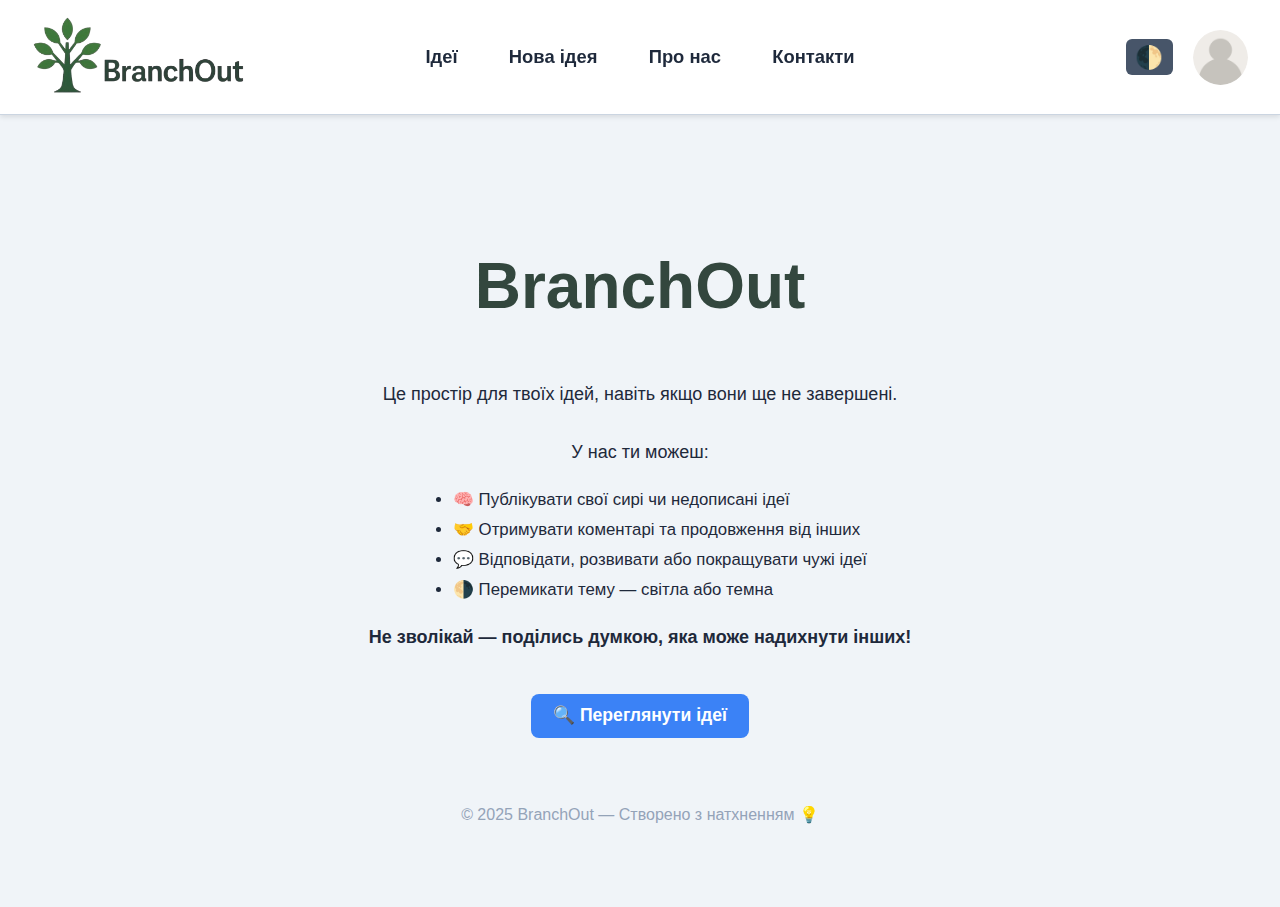
<file: Hakaton/index.html>
<!DOCTYPE html>
<html lang="uk">

<head>
  <meta charset="UTF-8" />
  <title>Книга незавершених ідей — Головна</title>
  <meta name="viewport" content="width=device-width, initial-scale=1.0" />
  <link rel="stylesheet" href="./header.css">
  <style>
    * {
      box-sizing: border-box;
    }

    body {
      font-family: 'Segoe UI', Tahoma, Geneva, Verdana, sans-serif;
      background: #f0f4f8;
      color: #1e293b;
      margin: 0;
      padding: 6rem 3rem 3rem 3rem;
      transition: background-color 0.5s ease, color 0.5s ease;
      font-size: 18px;
      /* збільшений базовий шрифт */
      line-height: 1.6;
    }

    body.dark {
      background: #0f172a;
      color: #f1f5f9;
    }


    .main-nav {
      position: fixed;
      top: 5.2rem;
      left: 0;
      width: 100%;
      background: #ffffff;
      border-bottom: 1px solid #cbd5e1;
      z-index: 999;
      padding: 0.8rem 2rem;
    }

    .main-nav ul {
      list-style: none;
      margin: 0;
      padding: 0;
      display: flex;
      flex-wrap: wrap;
      gap: 1.5rem;
    }

    .main-nav a {
      text-decoration: none;
      color: #1e293b;
      font-weight: 600;
      font-size: 1.15rem;
      /* збільшений шрифт меню */
      transition: color 0.3s ease;
    }

    .main-nav a:hover {
      color: #3b82f6;
    }

    body.dark .main-nav {
      background: #0f172a;
      border-color: #475569;
    }

    body.dark .main-nav a {
      color: #f1f5f9;
    }



    .search-container {
      max-width: 700px;
      margin: 6.5rem auto 3rem auto;
      background: transparent;
      padding: 0 1rem;
    }

    .search-input {
      width: 100%;
      padding: 1rem 1.2rem;
      font-size: 1.2rem;
      /* збільшений шрифт */
      border-radius: 10px;
      border: 1.5px solid #cbd5e1;
      font-family: inherit;
      transition: background-color 0.5s ease, border-color 0.5s ease, color 0.5s ease;
    }

    body.dark .search-input {
      background-color: #334155;
      border-color: #475569;
      color: #f1f5f9;
    }

    .search-input::placeholder {
      color: #94a3b8;
      transition: color 0.5s ease;
    }

    body.dark .search-input::placeholder {
      color: #64748b;
    }

    .idea,
    .new-idea-form {
      background-color: #ffffff;
      border-radius: 14px;
      padding: 2rem 2.5rem;
      margin: 2rem auto;
      max-width: 700px;
      box-shadow: 0 6px 12px rgba(0, 0, 0, 0.08);
      border: 1.5px solid #e2e8f0;
      color: #1e293b;
      transition: background-color 0.5s ease, color 0.5s ease, border-color 0.5s ease;
      font-size: 1.1rem;
    }

    body.dark .idea,
    body.dark .new-idea-form {
      background-color: #1e293b;
      border-color: #334155;
      color: #e2e8f0;
    }

    label {
      font-size: 1.05rem;
      font-weight: 700;
      display: block;
      margin-bottom: 0.6rem;
    }

    textarea,
    input[type="text"] {
      width: 100%;
      padding: 1rem;
      border: 1.5px solid #cbd5e1;
      border-radius: 10px;
      font-size: 1.1rem;
      font-family: inherit;
      background-color: #fff;
      color: #1e293b;
      min-height: 4rem;
      resize: vertical;
      transition: background-color 0.5s ease, border-color 0.5s ease, color 0.5s ease;
    }

    body.dark textarea,
    body.dark input[type="text"] {
      background-color: #334155;
      border-color: #475569;
      color: #f1f5f9;
    }

    textarea:focus,
    input[type="text"]:focus {
      outline: none;
      border-color: #3b82f6;
      box-shadow: 0 0 0 3px rgba(59, 130, 246, 0.35);
    }

    button {
      background-color: #3b82f6;
      color: white;
      border: none;
      padding: 0.7rem 1.4rem;
      margin-top: 0.6rem;
      border-radius: 8px;
      cursor: pointer;
      font-size: 1.1rem;
      font-weight: 600;
      transition: background-color 0.3s ease;
    }

    button:hover {
      background-color: #2563eb;
    }

    .delete-button {
      background-color: #ef4444;
      margin-left: 0.8rem;
    }

    .delete-button:hover {
      background-color: #991b1b;
    }

    .comment {
      background-color: #f8fafc;
      border: 1.5px solid #e2e8f0;
      border-radius: 10px;
      padding: 1rem 1.2rem;
      margin: 0.8rem 0;
      color: #475569;
      font-size: 1rem;
      transition: background-color 0.5s ease, border-color 0.5s ease, color 0.5s ease;
    }

    body.dark .comment {
      background-color: #1e293b;
      border-color: #475569;
      color: #f1f5f9;
    }

    .footer {
      text-align: center;
      font-size: 1rem;
      color: #94a3b8;
      margin-top: 4rem;
      transition: color 0.5s ease;
      padding-bottom: 2rem;
    }

    .idea-actions {
      margin-top: 1.4rem;
    }

    .idea {
      opacity: 0;
      transform: translateY(20px);
      transition: opacity 0.6s ease, transform 0.6s ease, background-color 0.5s ease, color 0.5s ease, border-color 0.5s ease;
    }

    .idea.visible {
      opacity: 1;
      transform: translateY(0);
    }

    .quoted-comment {
      font-style: italic;
      font-size: 1rem;
      color: #64748b;
      margin-bottom: 0.6rem;
      padding-left: 0.6rem;
      border-left: 3px solid #cbd5e1;
      transition: color 0.5s ease, border-left-color 0.5s ease;
    }

    body.dark .quoted-comment {
      color: #94a3b8;
      border-left-color: #475569;
    }

    h1 {
      font-size: 64px;
      color: #33473E;
    }
  </style>
</head>

<body>
  <!-- Хедер -->
  <header>
    <div class="logo-container">
      <div class="min-div">
        <a href="index.html"><img src="img/IMG_3148-removebg-preview.png" alt="Логотип" /></a>
      </div>
      <nav class="nav-links">
        <a href="ideas.html">Ідеї</a>
        <a href="create.html">Нова ідея</a>
        <a href="about.html">Про нас</a>
        <a href="contacts.html">Контакти</a>
      </nav>
      <div class="min-div">
        <button class="theme-toggle" onclick="toggleTheme()">🌓</button>
        <a href="./login.html" class="profile-icon" title="Профіль" aria-label="Профіль">
          <img src="img/user.png" alt="">
        </a>
      </div>
    </div>
  </header>


  <!-- Головний контент -->
  <div class="main-content" style="max-width: 900px; margin: 0 auto; padding-top: 6rem; text-align: center;">
    <h1>BranchOut</h1>
    <div class="about-box">
      <p>
        Це простір для твоїх ідей, навіть якщо вони ще не завершені.
        <br /><br />
        У нас ти можеш:
      </p>
      <ul style="text-align: left; display: inline-block; margin: 0 auto; font-size: 1.05rem; line-height: 1.8;">
        <li>🧠 Публікувати свої сирі чи недописані ідеї</li>
        <li>🤝 Отримувати коментарі та продовження від інших</li>
        <li>💬 Відповідати, розвивати або покращувати чужі ідеї</li>
        <li>🌗 Перемикати тему — світла або темна</li>
      </ul>
      <br />
      <p>
        <strong>Не зволікай — поділись думкою, яка може надихнути інших!</strong>
      </p>
      <a href="ideas.html">
        <button style="margin-top: 1.5rem;">🔍 Переглянути ідеї</button>
      </a>
    </div>
  </div>

  <div class="footer">© 2025 BranchOut — Створено з натхненням 💡</div>

  <!-- Тема -->

  <script>
    function toggleTheme() {
      document.body.classList.toggle("dark");
      localStorage.setItem("theme", document.body.classList.contains("dark") ? "dark" : "light");
    }

    window.onload = () => {
      const theme = localStorage.getItem("theme");
      if (theme === "dark") {
        document.body.classList.add("dark");
      }
    };
  </script>
</body>

</html>
</file>
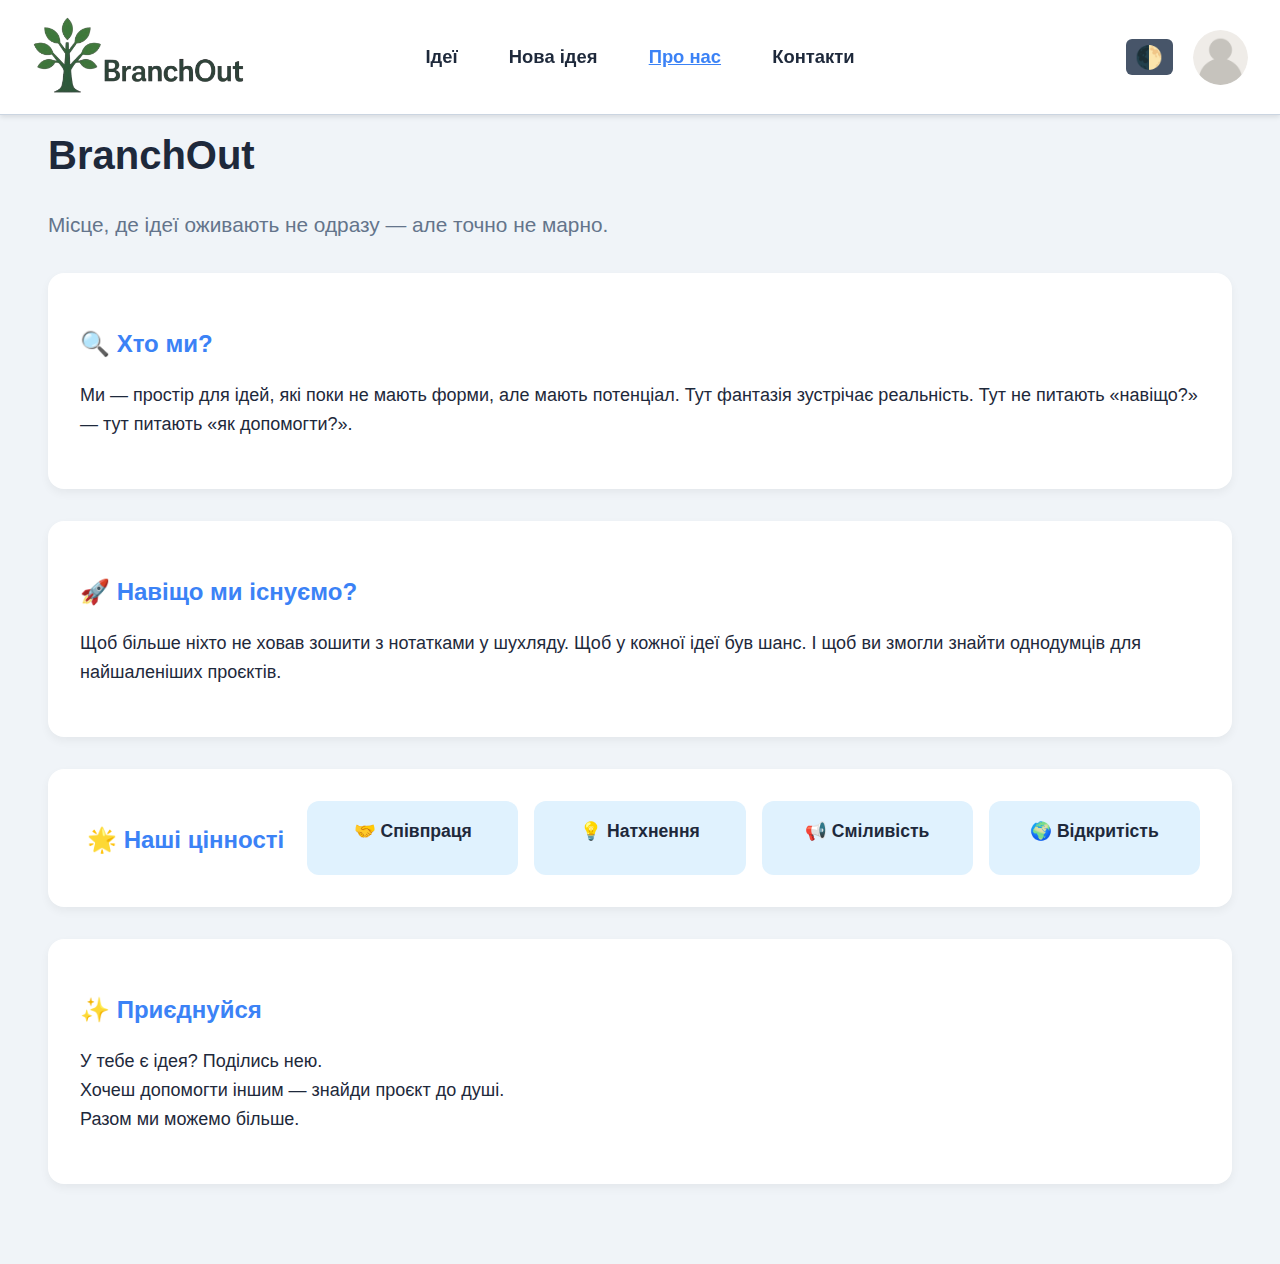
<file: Hakaton/about.html>
<!DOCTYPE html>
<html lang="en">

<head>
  <meta charset="UTF-8">
  <meta name="viewport" content="width=device-width, initial-scale=1.0">
  <link rel="stylesheet" href="./header.css">
  <title>Document</title>
</head>
<style>
  .about-title {
  font-size: 2.5rem;
  font-weight: 700;
  margin-bottom: 0.5rem;
}

.about-tagline {
  font-size: 1.3rem;
  color: #64748b;
  margin-bottom: 2rem;
}

.about-section {
  background-color: #ffffff;
  padding: 2rem;
  border-radius: 16px;
  margin-bottom: 2rem;
  box-shadow: 0 4px 10px rgba(0, 0, 0, 0.05);
  text-align: left;
  transition: background-color 0.5s ease, color 0.5s ease;
}

body.dark .about-section {
  background-color: #1e293b;
  color: #f1f5f9;
}

.about-section h2 {
  font-size: 1.5rem;
  margin-bottom: 1rem;
  color: #3b82f6;
}

body.dark .about-section h2 {
  color: #60a5fa;
}

.grid-values {
  display: grid;
  grid-template-columns: repeat(auto-fit, minmax(140px, 1fr));
  gap: 1rem;
  text-align: center;
}

.value-card {
  background-color: #e0f2fe;
  padding: 1rem;
  border-radius: 12px;
  font-weight: 600;
  font-size: 1.1rem;
  transition: background-color 0.3s ease;
}

.value-card:hover {
  background-color: #bae6fd;
}

body.dark .value-card {
  background-color: #334155;
}

body.dark .value-card:hover {
  background-color: #475569;
}

</style>
<body>
  <!-- Хедер -->
  <header>
    <div class="logo-container">
      <div class="min-div">
        <a href="index.html"><img src="img/IMG_3148-removebg-preview.png" alt="Логотип" /></a>
      </div>
      <nav class="nav-links">
        <a href="ideas.html">Ідеї</a>
        <a href="create.html" >Нова ідея</a>
        <a href="about.html" class="activ">Про нас</a>
        <a href="contacts.html">Контакти</a>
      </nav>
      <div class="min-div">
        <button class="theme-toggle" onclick="toggleTheme()">🌓</button>
        <a href="./login.html" class="profile-icon" title="Профіль" aria-label="Профіль">
          <img src="img/user.png" alt="">
        </a>
      </div>
    </div>
  </header>
  <main>
  <div class="main-content">
    <h1 class="about-title">BranchOut</h1>
    <p class="about-tagline">Місце, де ідеї оживають не одразу — але точно не марно.</p>

    <section class="about-section">
      <h2>🔍 Хто ми?</h2>
      <p>
        Ми — простір для ідей, які поки не мають форми, але мають потенціал. Тут фантазія зустрічає реальність. Тут не питають «навіщо?» —
        тут питають «як допомогти?».
      </p>
    </section>

    <section class="about-section">
      <h2>🚀 Навіщо ми існуємо?</h2>
      <p>
        Щоб більше ніхто не ховав зошити з нотатками у шухляду. Щоб у кожної ідеї був шанс. І щоб ви змогли знайти однодумців
        для найшаленіших проєктів.
      </p>
    </section>

    <section class="about-section grid-values">
      <h2>🌟 Наші цінності</h2>
      <div class="value-card">🤝 Співпраця</div>
      <div class="value-card">💡 Натхнення</div>
      <div class="value-card">📢 Сміливість</div>
      <div class="value-card">🌍 Відкритість</div>
    </section>

    <section class="about-section">
      <h2>✨ Приєднуйся</h2>
      <p>
        У тебе є ідея? Поділись нею.<br>
        Хочеш допомогти іншим — знайди проєкт до душі.<br>
        Разом ми можемо більше.
      </p>
    </section>
  </div>
</main>

</body>
<script>
  function toggleTheme() {
      document.body.classList.toggle("dark");
      localStorage.setItem("theme", document.body.classList.contains("dark") ? "dark" : "light");
    }


  let ideaCounter = Number(localStorage.getItem("ideaCounter")) || 3;
  function createIdea() {
    const title = document.getElementById("new-title").value.trim();
    const description = document.getElementById("new-desc").value.trim();
    if (!title || !description) return;

    const ideas = JSON.parse(localStorage.getItem("ideas") || "[]");
    ideaCounter++;
    const newIdea = { id: ideaCounter, title, description };
    ideas.push(newIdea);

    saveIdeas(ideas);
    localStorage.setItem("ideaCounter", ideaCounter.toString());

    document.getElementById("new-title").value = "";
    document.getElementById("new-desc").value = "";

  }

     function saveIdeas(ideas) {
      localStorage.setItem("ideas", JSON.stringify(ideas));
    }
         window.onload = () => {
      const theme = localStorage.getItem("theme");
      if (theme === "dark") {
        document.body.classList.add("dark");
      }
    };
</script>
</html>
</file>
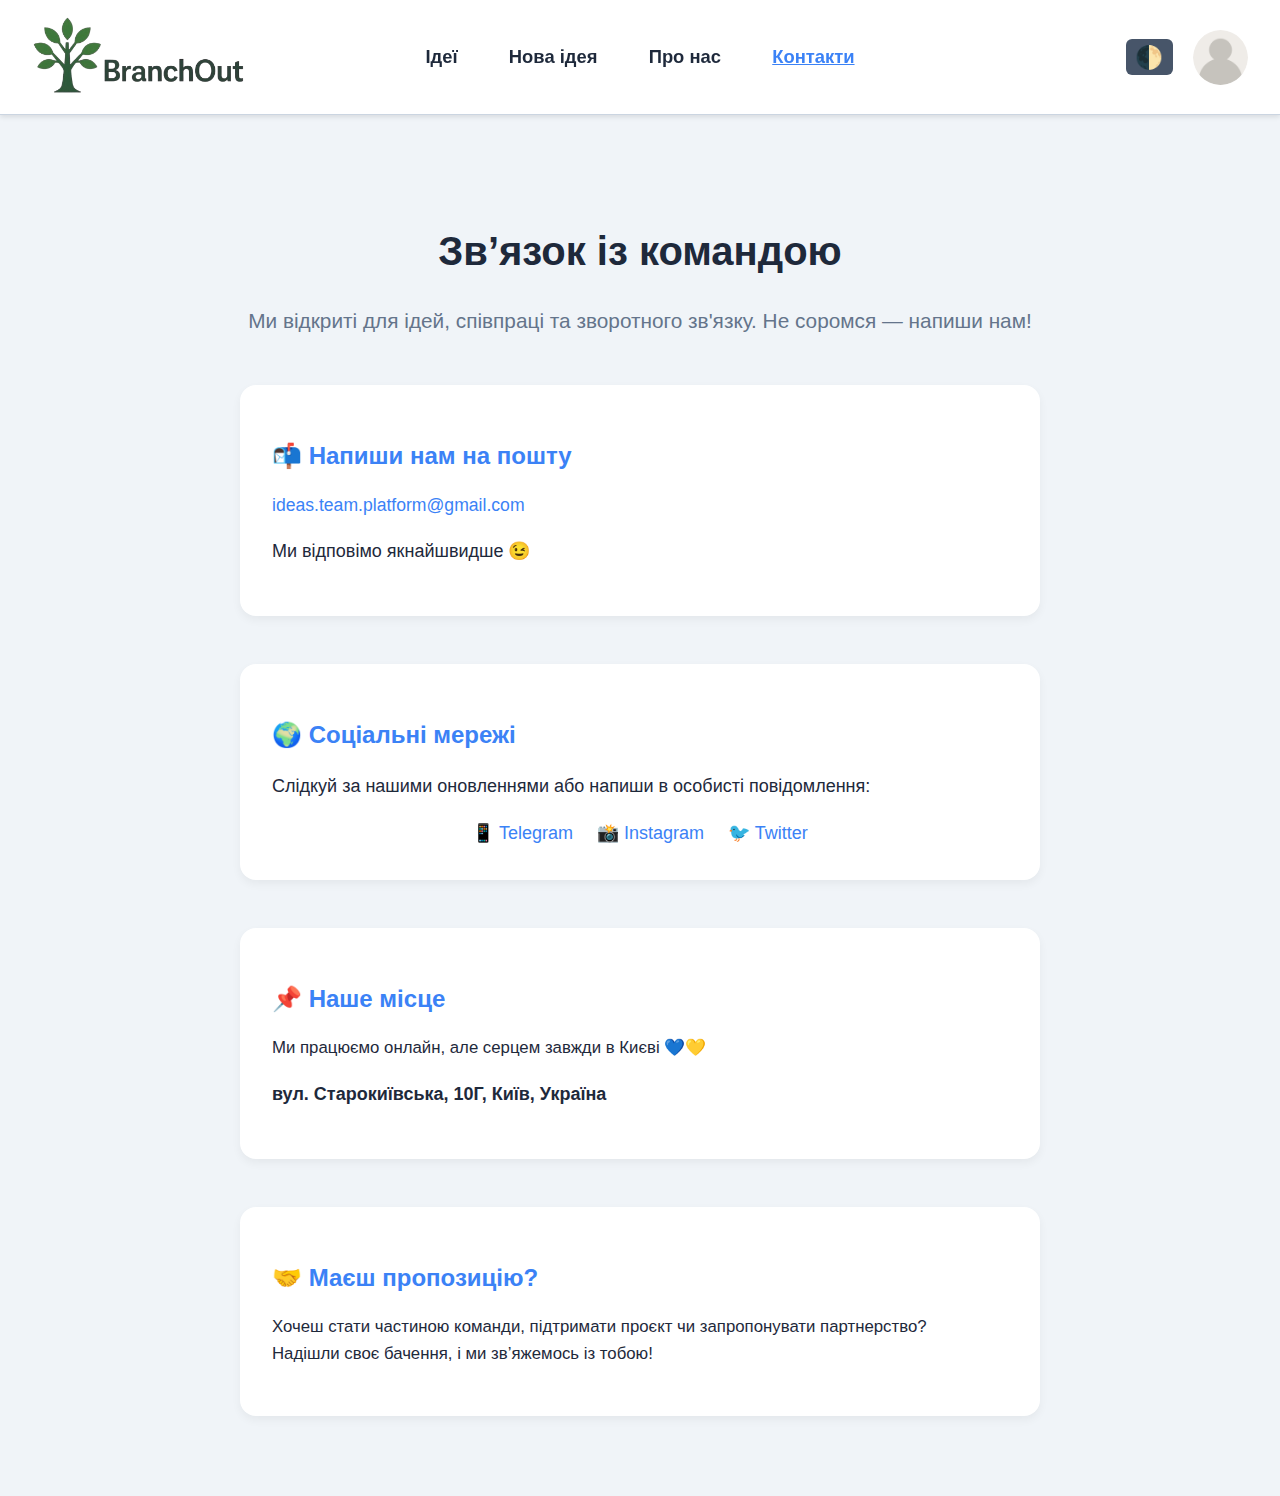
<file: Hakaton/contacts.html>
<!DOCTYPE html>
<html lang="en">

<head>
  <meta charset="UTF-8">
  <meta name="viewport" content="width=device-width, initial-scale=1.0">
  <link rel="stylesheet" href="./header.css">
  <title>Document</title>
</head>
<style>
  .about-title {
  font-size: 2.5rem;
  font-weight: 700;
  margin-bottom: 0.5rem;
}

.about-tagline {
  font-size: 1.3rem;
  color: #64748b;
  margin-bottom: 2rem;
}

.about-section {
  background-color: #ffffff;
  padding: 2rem;
  border-radius: 16px;
  margin-bottom: 2rem;
  box-shadow: 0 4px 10px rgba(0, 0, 0, 0.05);
  text-align: left;
  transition: background-color 0.5s ease, color 0.5s ease;
}

body.dark .about-section {
  background-color: #1e293b;
  color: #f1f5f9;
}

.about-section h2 {
  font-size: 1.5rem;
  margin-bottom: 1rem;
  color: #3b82f6;
}

body.dark .about-section h2 {
  color: #60a5fa;
}

.grid-values {
  display: grid;
  grid-template-columns: repeat(auto-fit, minmax(140px, 1fr));
  gap: 1rem;
  text-align: center;
}

.value-card {
  background-color: #e0f2fe;
  padding: 1rem;
  border-radius: 12px;
  font-weight: 600;
  font-size: 1.1rem;
  transition: background-color 0.3s ease;
}

.value-card:hover {
  background-color: #bae6fd;
}

body.dark .value-card {
  background-color: #334155;
}

body.dark .value-card:hover {
  background-color: #475569;
}

</style>
<body>
  <!-- Хедер -->
  <header>
    <div class="logo-container">
      <div class="min-div">
        <a href="index.html"><img src="img/IMG_3148-removebg-preview.png" alt="Логотип" /></a>
      </div>
      <nav class="nav-links">
        <a href="ideas.html">Ідеї</a>
        <a href="create.html" >Нова ідея</a>
        <a href="about.html">Про нас</a>
        <a href="contacts.html" class="activ">Контакти</a>
      </nav>
      <div class="min-div">
        <button class="theme-toggle" onclick="toggleTheme()">🌓</button>
        <a href="./login.html" class="profile-icon" title="Профіль" aria-label="Профіль">
          <img src="img/user.png" alt="">
        </a>
      </div>
    </div>
  </header>

  <main>
  <div class="main-content" style="max-width: 800px; margin: 0 auto; padding-top: 6rem; text-align: center;">
    <h1 class="about-title">Зв’язок із командою</h1>
    <p class="about-tagline">Ми відкриті для ідей, співпраці та зворотного зв'язку. Не соромся — напиши нам!</p>

    <section class="about-section" style="margin-top: 3rem;">
      <h2 style="font-size: 1.5rem;">📬 Напиши нам на пошту</h2>
      <p style="font-size: 1.1rem; margin-top: 0.5rem;">
        <a href="mailto:ideas.team.platform@gmail.com" style="color: #3b82f6; text-decoration: none;">
          ideas.team.platform@gmail.com
        </a>
      </p>
      <p>Ми відповімо якнайшвидше 😉</p>
    </section>

    <section class="about-section" style="margin-top: 3rem;">
      <h2 style="font-size: 1.5rem;">🌍 Соціальні мережі</h2>
      <p>Слідкуй за нашими оновленнями або напиши в особисті повідомлення:</p>
      <div style="margin-top: 1rem; display: flex; justify-content: center; gap: 1.5rem; flex-wrap: wrap;">
        <a href="#" style="color: #3b82f6; text-decoration: none;">📱 Telegram</a>
        <a href="#" style="color: #3b82f6; text-decoration: none;">📸 Instagram</a>
        <a href="#" style="color: #3b82f6; text-decoration: none;">🐦 Twitter</a>
      </div>
    </section>

    <section class="about-section" style="margin-top: 3rem;">
      <h2 style="font-size: 1.5rem;">📌 Наше місце</h2>
      <p style="font-size: 1.05rem;">Ми працюємо онлайн, але серцем завжди в Києві 💙💛</p>
      <p style="font-weight: 600;">вул. Старокиївська, 10Г, Київ, Україна</p>
    </section>

    <section class="about-section" style="margin-top: 3rem;">
      <h2 style="font-size: 1.5rem;">🤝 Маєш пропозицію?</h2>
      <p style="font-size: 1.05rem;">
        Хочеш стати частиною команди, підтримати проєкт чи запропонувати партнерство? <br />
        Надішли своє бачення, і ми зв’яжемось із тобою!
      </p>
    </section>
  </div>
</main>


</body>
<script>
  function toggleTheme() {
      document.body.classList.toggle("dark");
      localStorage.setItem("theme", document.body.classList.contains("dark") ? "dark" : "light");
    }


  let ideaCounter = Number(localStorage.getItem("ideaCounter")) || 3;
  function createIdea() {
    const title = document.getElementById("new-title").value.trim();
    const description = document.getElementById("new-desc").value.trim();
    if (!title || !description) return;

    const ideas = JSON.parse(localStorage.getItem("ideas") || "[]");
    ideaCounter++;
    const newIdea = { id: ideaCounter, title, description };
    ideas.push(newIdea);

    saveIdeas(ideas);
    localStorage.setItem("ideaCounter", ideaCounter.toString());

    document.getElementById("new-title").value = "";
    document.getElementById("new-desc").value = "";

  }

     function saveIdeas(ideas) {
      localStorage.setItem("ideas", JSON.stringify(ideas));
    }
        window.onload = () => {
      const theme = localStorage.getItem("theme");
      if (theme === "dark") {
        document.body.classList.add("dark");
      }
    };
</script>
</html>
</file>
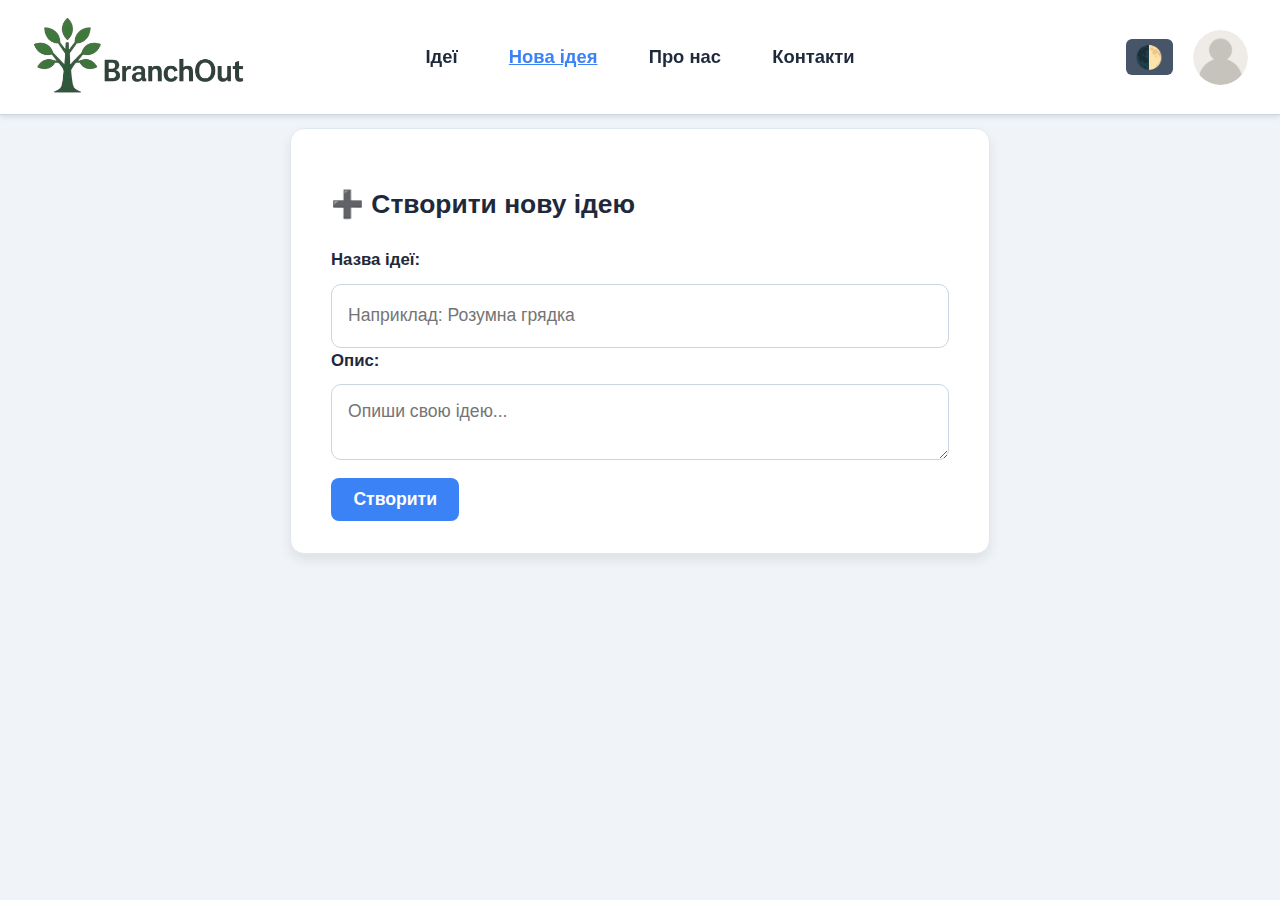
<file: Hakaton/create.html>
<!DOCTYPE html>
<html lang="en">

<head>
  <meta charset="UTF-8">
  <meta name="viewport" content="width=device-width, initial-scale=1.0">
  <link rel="stylesheet" href="./header.css">
  <title>Document</title>
</head>
<style>
  .new-idea-form {
    background-color: #ffffff;
    border-radius: 14px;
    padding: 2rem 2.5rem;
    margin: 2rem auto;
    max-width: 700px;
    box-shadow: 0 6px 12px rgba(0, 0, 0, 0.08);
    border: 1.5px solid #e2e8f0;
    color: #1e293b;
    transition: background-color 0.5s ease, color 0.5s ease, border-color 0.5s ease;
    font-size: 1.1rem;
  }

  body.dark .idea,
  body.dark .new-idea-form {
    background-color: #1e293b;
    border-color: #334155;
    color: #e2e8f0;
  }

  label {
    font-size: 1.05rem;
    font-weight: 700;
    display: block;
    margin-bottom: 0.6rem;
  }

  textarea,
  input[type="text"] {
    width: 100%;
    padding: 1rem;
    border: 1.5px solid #cbd5e1;
    border-radius: 10px;
    font-size: 1.1rem;
    font-family: inherit;
    background-color: #fff;
    color: #1e293b;
    min-height: 4rem;
    resize: vertical;
    transition: background-color 0.5s ease, border-color 0.5s ease, color 0.5s ease;
  }

  body.dark textarea,
  body.dark input[type="text"] {
    background-color: #334155;
    border-color: #475569;
    color: #f1f5f9;
  }

  textarea:focus,
  input[type="text"]:focus {
    outline: none;
    border-color: #3b82f6;
    box-shadow: 0 0 0 3px rgba(59, 130, 246, 0.35);
  }

  button {
    background-color: #3b82f6;
    color: white;
    border: none;
    padding: 0.7rem 1.4rem;
    margin-top: 0.6rem;
    border-radius: 8px;
    cursor: pointer;
    font-size: 1.1rem;
    font-weight: 600;
    transition: background-color 0.3s ease;
  }
</style>

<body>
  <!-- Хедер -->
   <header>
    <div class="logo-container">
      <div class="min-div">
        <a href="index.html"><img src="img/IMG_3148-removebg-preview.png" alt="Логотип" /></a>
      </div>
      <nav class="nav-links">
        <a href="ideas.html">Ідеї</a>
        <a href="create.html" class="activ">Нова ідея</a>
        <a href="about.html">Про нас</a>
        <a href="contacts.html">Контакти</a>
      </nav>
      <div class="min-div">
        <button class="theme-toggle" onclick="toggleTheme()">🌓</button>
        <a href="./login.html" class="profile-icon" title="Профіль" aria-label="Профіль">
          <img src="img/user.png" alt="">
        </a>
      </div>
    </div>
  </header>

  <div class="new-idea-form">
    <h2>➕ Створити нову ідею</h2>
    <label for="new-title">Назва ідеї:</label>
    <input type="text" id="new-title" placeholder="Наприклад: Розумна грядка" />
    <label for="new-desc">Опис:</label>
    <textarea id="new-desc" placeholder="Опиши свою ідею..."></textarea>
    <button onclick="createIdea()">Створити</button>
  </div>
  <main>

    
  </main>
</body>
<script>
  function toggleTheme() {
      document.body.classList.toggle("dark");
      localStorage.setItem("theme", document.body.classList.contains("dark") ? "dark" : "light");
    }


  let ideaCounter = Number(localStorage.getItem("ideaCounter")) || 3;
  function createIdea() {
    const title = document.getElementById("new-title").value.trim();
    const description = document.getElementById("new-desc").value.trim();
    if (!title || !description) return;

    const ideas = JSON.parse(localStorage.getItem("ideas") || "[]");
    ideaCounter++;
    const newIdea = { id: ideaCounter, title, description };
    ideas.push(newIdea);

    saveIdeas(ideas);
    localStorage.setItem("ideaCounter", ideaCounter.toString());

    document.getElementById("new-title").value = "";
    document.getElementById("new-desc").value = "";

  }

     function saveIdeas(ideas) {
    localStorage.setItem("ideas", JSON.stringify(ideas)); 
    }     
    
    window.onload = () => {
      const theme = localStorage.getItem("theme");
      if (theme === "dark") {
        document.body.classList.add("dark");
      }
    };
</script>


</html>
</file>
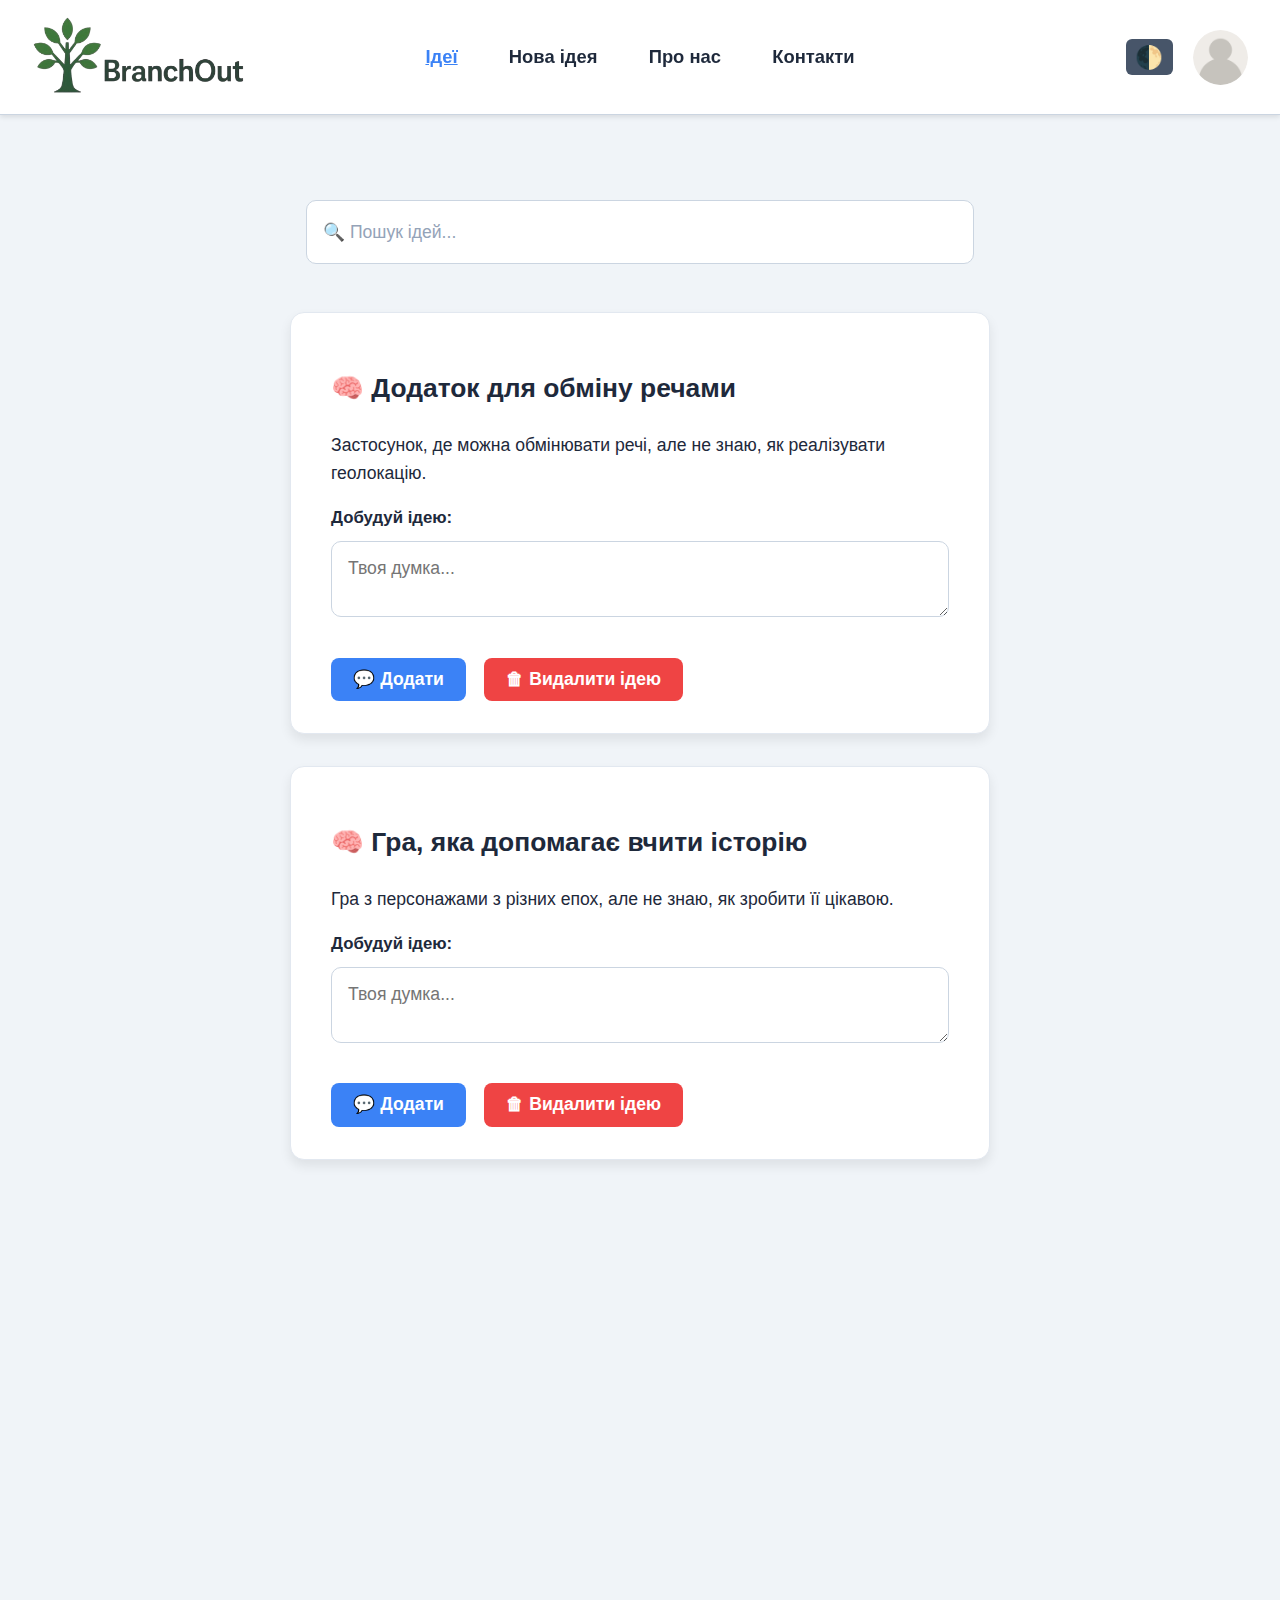
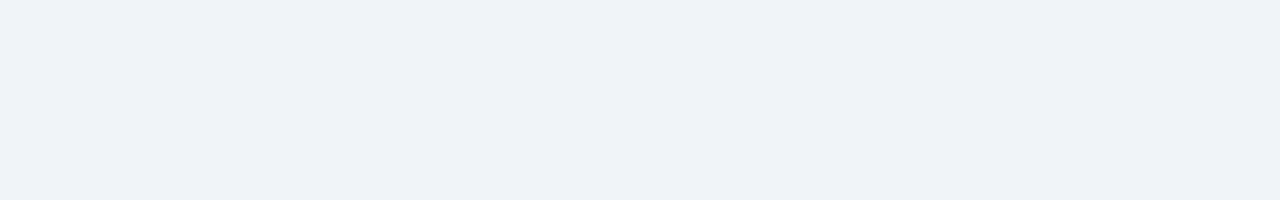
<file: Hakaton/ideas.html>
<!DOCTYPE html>
<html lang="uk">

<head>
  <meta charset="UTF-8" />
  <title>Книга незавершених ідей</title>
  <meta name="viewport" content="width=device-width, initial-scale=1.0" />
  <link rel="stylesheet" href="./header.css">
  <style>
    * {
      box-sizing: border-box;
    }

    body {
      font-family: 'Segoe UI', Tahoma, Geneva, Verdana, sans-serif;
      background: #f0f4f8;
      color: #1e293b;
      margin: 0;
      padding: 6rem 3rem 3rem 3rem;
      transition: background-color 0.5s ease, color 0.5s ease;
      font-size: 18px;
      /* збільшений базовий шрифт */
      line-height: 1.6;
    }

    body.dark {
      background: #0f172a;
      color: #f1f5f9;
    }

    .main-nav {
      position: fixed;
      top: 5.2rem;
      left: 0;
      width: 100%;
      background: #ffffff;
      border-bottom: 1px solid #cbd5e1;
      z-index: 999;
      padding: 0.8rem 2rem;
    }

    .main-nav ul {
      list-style: none;
      margin: 0;
      padding: 0;
      display: flex;
      flex-wrap: wrap;
      gap: 1.5rem;
    }

    .main-nav a {
      text-decoration: none;
      color: #1e293b;
      font-weight: 600;
      font-size: 1.15rem;
      /* збільшений шрифт меню */
      transition: color 0.3s ease;
    }

    .main-nav a:hover {
      color: #3b82f6;
    }

    body.dark .main-nav {
      background: #0f172a;
      border-color: #475569;
    }

    body.dark .main-nav a {
      color: #f1f5f9;
    }

    

    .search-container {
      max-width: 700px;
      margin: 6.5rem auto 3rem auto;
      background: transparent;
      padding: 0 1rem;
    }

    .search-input {
      width: 100%;
      padding: 1rem 1.2rem;
      font-size: 1.2rem;
      /* збільшений шрифт */
      border-radius: 10px;
      border: 1.5px solid #cbd5e1;
      font-family: inherit;
      transition: background-color 0.5s ease, border-color 0.5s ease, color 0.5s ease;
    }

    body.dark .search-input {
      background-color: #334155;
      border-color: #475569;
      color: #f1f5f9;
    }

    .search-input::placeholder {
      color: #94a3b8;
      transition: color 0.5s ease;
    }

    body.dark .search-input::placeholder {
      color: #64748b;
    }

    .idea,
    .new-idea-form {
      background-color: #ffffff;
      border-radius: 14px;
      padding: 2rem 2.5rem;
      margin: 2rem auto;
      max-width: 700px;
      box-shadow: 0 6px 12px rgba(0, 0, 0, 0.08);
      border: 1.5px solid #e2e8f0;
      color: #1e293b;
      transition: background-color 0.5s ease, color 0.5s ease, border-color 0.5s ease;
      font-size: 1.1rem;
    }

    body.dark .idea,
    body.dark .new-idea-form {
      background-color: #1e293b;
      border-color: #334155;
      color: #e2e8f0;
    }

    label {
      font-size: 1.05rem;
      font-weight: 700;
      display: block;
      margin-bottom: 0.6rem;
    }

    textarea,
    input[type="text"] {
      width: 100%;
      padding: 1rem;
      border: 1.5px solid #cbd5e1;
      border-radius: 10px;
      font-size: 1.1rem;
      font-family: inherit;
      background-color: #fff;
      color: #1e293b;
      min-height: 4rem;
      resize: vertical;
      transition: background-color 0.5s ease, border-color 0.5s ease, color 0.5s ease;
    }

    body.dark textarea,
    body.dark input[type="text"] {
      background-color: #334155;
      border-color: #475569;
      color: #f1f5f9;
    }

    textarea:focus,
    input[type="text"]:focus {
      outline: none;
      border-color: #3b82f6;
      box-shadow: 0 0 0 3px rgba(59, 130, 246, 0.35);
    }

    button {
      background-color: #3b82f6;
      color: white;
      border: none;
      padding: 0.7rem 1.4rem;
      margin-top: 0.6rem;
      border-radius: 8px;
      cursor: pointer;
      font-size: 1.1rem;
      font-weight: 600;
      transition: background-color 0.3s ease;
    }

    button:hover {
      background-color: #2563eb;
    }

    .delete-button {
      background-color: #ef4444;
      margin-left: 0.8rem;
    }

    .delete-button:hover {
      background-color: #991b1b;
    }

    .comment {
      background-color: #f8fafc;
      border: 1.5px solid #e2e8f0;
      border-radius: 10px;
      padding: 1rem 1.2rem;
      margin: 0.8rem 0;
      color: #475569;
      font-size: 1rem;
      transition: background-color 0.5s ease, border-color 0.5s ease, color 0.5s ease;
    }

    body.dark .comment {
      background-color: #1e293b;
      border-color: #475569;
      color: #f1f5f9;
    }

    .footer {
      text-align: center;
      font-size: 1rem;
      color: #94a3b8;
      margin-top: 4rem;
      transition: color 0.5s ease;
      padding-bottom: 2rem;
    }

    .idea-actions {
      margin-top: 1.4rem;
    }

    .idea {
      opacity: 0;
      transform: translateY(20px);
      transition: opacity 0.6s ease, transform 0.6s ease, background-color 0.5s ease, color 0.5s ease, border-color 0.5s ease;
    }

    .idea.visible {
      opacity: 1;
      transform: translateY(0);
    }

    .quoted-comment {
      font-style: italic;
      font-size: 1rem;
      color: #64748b;
      margin-bottom: 0.6rem;
      padding-left: 0.6rem;
      border-left: 3px solid #cbd5e1;
      transition: color 0.5s ease, border-left-color 0.5s ease;
    }

    body.dark .quoted-comment {
      color: #94a3b8;
      border-left-color: #475569;
    }



 
  </style>
</head>
  
<body>

    <header>
    <div class="logo-container">
      <div class="min-div">
        <a href="index.html"><img src="img/IMG_3148-removebg-preview.png" alt="Логотип" /></a>
      </div>
      <nav class="nav-links">
        <a href="ideas.html" class="activ">Ідеї</a>
        <a href="create.html">Нова ідея</a>
        <a href="about.html">Про нас</a>
        <a href="contacts.html">Контакти</a>
      </nav>
      <div class="min-div">
        <button class="theme-toggle" onclick="toggleTheme()">🌓</button>
        <a href="./login.html" class="profile-icon" title="Профіль" aria-label="Профіль">
          <img src="img/user.png" alt="">
        </a>
      </div>
    </div>
  </header>


  <div class="search-container">
    <input type="text" id="search-input" class="search-input" placeholder="🔍 Пошук ідей..." oninput="filterIdeas()"
      autocomplete="off" spellcheck="false" />
  </div>

  

  <div id="ideas-container"></div>

  <div class="footer"></div>

  <script>
    let ideaCounter = Number(localStorage.getItem("ideaCounter")) || 3;

    function autoGrow(element) {
      element.style.height = "auto";
      element.style.height = element.scrollHeight + "px";
    }

    document.addEventListener("input", function (event) {
      if (event.target.tagName.toLowerCase() === "textarea") {
        autoGrow(event.target);
      }
    });

    function saveIdeas(ideas) {
      localStorage.setItem("ideas", JSON.stringify(ideas));
    }

    function loadIdeas() {
      const ideas = JSON.parse(localStorage.getItem("ideas") || "[]");
      const container = document.getElementById("ideas-container");
      container.innerHTML = "";

      ideas.forEach(idea => {
        const div = document.createElement("div");
        div.className = "idea";
        div.setAttribute("data-title", idea.title.toLowerCase());
        div.setAttribute("data-desc", idea.description.toLowerCase());
        div.innerHTML = `
          <h2>🧠 ${idea.title}</h2>
          <p>${idea.description}</p>
          <label for="comment-new-${idea.id}">Добудуй ідею:</label>
          <textarea id="comment-new-${idea.id}" placeholder="Твоя думка..."></textarea>
          <div class="idea-actions">
            <button onclick="addComment('${idea.id}')">💬 Додати</button>
            <button class="delete-button" onclick="deleteIdea(${idea.id})">🗑 Видалити ідею</button>
          </div>
          <div id="comments-${idea.id}"></div>
        `;
        container.appendChild(div);
        loadComments(idea.id);
      });

      observeIdeas();
      filterIdeas();
    }

    function createIdea() {
      const title = document.getElementById("new-title").value.trim();
      const description = document.getElementById("new-desc").value.trim();
      if (!title || !description) return;

      const ideas = JSON.parse(localStorage.getItem("ideas") || "[]");
      ideaCounter++;
      const newIdea = { id: ideaCounter, title, description };
      ideas.push(newIdea);

      saveIdeas(ideas);
      localStorage.setItem("ideaCounter", ideaCounter.toString());

      document.getElementById("new-title").value = "";
      document.getElementById("new-desc").value = "";

      loadIdeas();
    }

    function deleteIdea(id) {
      const ideas = JSON.parse(localStorage.getItem("ideas") || "[]");
      const updated = ideas.filter(idea => idea.id !== id);
      saveIdeas(updated);
      localStorage.removeItem("comments-" + id);
      loadIdeas();
    }

    function loadComments(id) {
      const container = document.getElementById("comments-" + id);
      container.innerHTML = "";

      const stored = localStorage.getItem("comments-" + id);
      const comments = stored ? JSON.parse(stored) : [];

      comments.forEach((c, index) => {
        const commentDiv = document.createElement("div");
        commentDiv.className = "comment";
        commentDiv.style.marginLeft = `${c.level * 20}px`;

        const quotedComment = c.quotedText
          ? `<div class="quoted-comment">${c.quotedText}</div>`
          : "";

        commentDiv.innerHTML = `
          ${quotedComment}
          <p>💬 ${c.text}</p>
          <div>
            <textarea id="reply-${id}-${index}" placeholder="Відповідь..."></textarea>
            <button onclick="replyTo('${id}', ${index})">↪ Відповісти</button>
            <button class="delete-button" onclick="deleteComment('${id}', ${index})">🗑 Видалити</button>
          </div>
        `;

        container.appendChild(commentDiv);
      });
    }

    function addComment(id) {
      const input = document.getElementById("comment-new-" + id);
      const text = input.value.trim();
      if (!text) return;

      const stored = localStorage.getItem("comments-" + id);
      const comments = stored ? JSON.parse(stored) : [];
      comments.push({ text, level: 0 });

      localStorage.setItem("comments-" + id, JSON.stringify(comments));
      input.value = "";
      loadComments(id);
    }

    function replyTo(id, index) {
      const replyInput = document.getElementById(`reply-${id}-${index}`);
      const text = replyInput.value.trim();
      if (!text) return;

      const stored = localStorage.getItem("comments-" + id);
      const comments = stored ? JSON.parse(stored) : [];

      const parent = comments[index];
      const newComment = {
        text: text,
        level: parent.level + 1,
        quotedText: parent.text
      };

      comments.splice(index + 1, 0, newComment);
      localStorage.setItem("comments-" + id, JSON.stringify(comments));
      loadComments(id);
    }

    function deleteComment(id, index) {
      const stored = localStorage.getItem("comments-" + id);
      const comments = stored ? JSON.parse(stored) : [];

      const level = comments[index].level;
      let deleteCount = 1;

      for (let i = index + 1; i < comments.length; i++) {
        if (comments[i].level > level) {
          deleteCount++;
        } else {
          break;
        }
      }

      comments.splice(index, deleteCount);
      localStorage.setItem("comments-" + id, JSON.stringify(comments));
      loadComments(id);
    }

    function toggleTheme() {
      document.body.classList.toggle("dark");
      localStorage.setItem("theme", document.body.classList.contains("dark") ? "dark" : "light");
    }

    function observeIdeas() {
      const observer = new IntersectionObserver(entries => {
        entries.forEach(entry => {
          if (entry.isIntersecting) {
            entry.target.classList.remove("visible");
            void entry.target.offsetWidth;
            entry.target.classList.add("visible");
          } else {
            entry.target.classList.remove("visible");
          }
        });
      }, { threshold: 0.1 });

      document.querySelectorAll('.idea').forEach(idea => observer.observe(idea));
    }

    function filterIdeas() {
      const query = document.getElementById("search-input").value.toLowerCase();
      document.querySelectorAll(".idea").forEach(idea => {
        const title = idea.getAttribute("data-title");
        const desc = idea.getAttribute("data-desc");
        if (title.includes(query) || desc.includes(query)) {
          idea.style.display = "";
        } else {
          idea.style.display = "none";
        }
      });
    }

    window.onload = () => {
      if (!localStorage.getItem("ideas")) {
        const defaultIdeas = [
          {
            id: 1,
            title: "Додаток для обміну речами",
            description: "Застосунок, де можна обмінювати речі, але не знаю, як реалізувати геолокацію."
          },
          {
            id: 2,
            title: "Гра, яка допомагає вчити історію",
            description: "Гра з персонажами з різних епох, але не знаю, як зробити її цікавою."
          },
          {
            id: 3,
            title: "Інтерактивна мапа можливостей для молоді",
            description: "Мапа, де видно всі гранти, події, хакатони — але не знаю, як їх оновлювати."
          }
        ];
        localStorage.setItem("ideas", JSON.stringify(defaultIdeas));
        localStorage.setItem("ideaCounter", "3");
      }

      const theme = localStorage.getItem("theme");
      if (theme === "dark") {
        document.body.classList.add("dark");
      }

      loadIdeas();
    };
  </script>

</body>

</html>
</file>
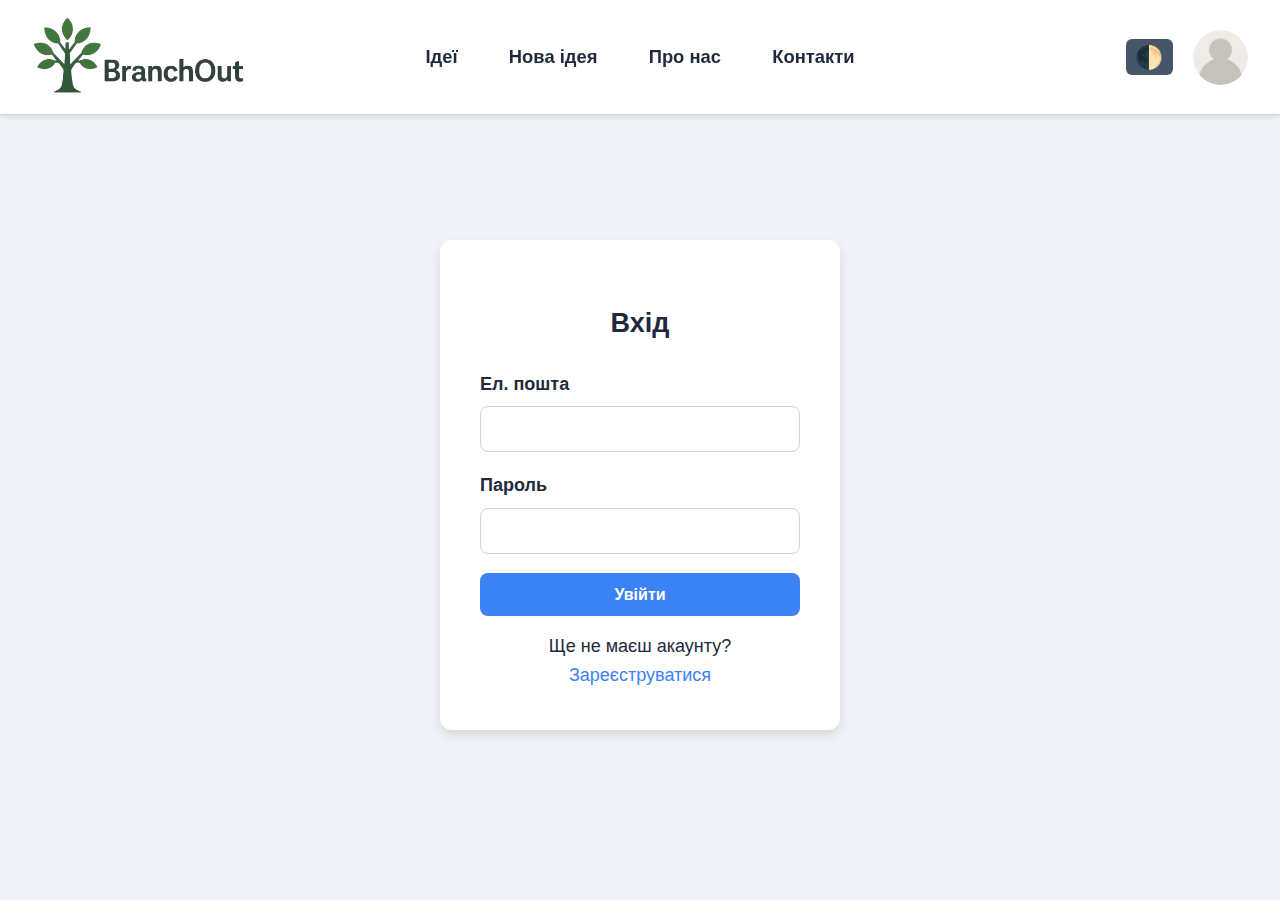
<file: Hakaton/login.html>
<!DOCTYPE html>
<html lang="uk">
<head>
  <meta charset="UTF-8" />
  <title>Вхід — Книга незавершених ідей</title>
  <meta name="viewport" content="width=device-width, initial-scale=1.0" />
  <link rel="stylesheet" href="./header.css" />
  <style>
  * {
      box-sizing: border-box;
    }

    body {
      font-family: 'Segoe UI', Tahoma, Geneva, Verdana, sans-serif;
      background: #f0f4f8;
      color: #1e293b;
      margin: 0;
      padding: 6rem 3rem 3rem 3rem;
      transition: background-color 0.5s ease, color 0.5s ease;
      font-size: 18px;
      /* збільшений базовий шрифт */
      line-height: 1.6;
    }

    body.dark {
      background: #0f172a;
      color: #f1f5f9;
    }

    /* Основна частина */
    .auth-box {
      background: #ffffff;
      max-width: 400px;
      margin: 9rem auto 3rem;
      padding: 2.5rem;
      border-radius: 12px;
      box-shadow: 0 6px 12px rgba(0, 0, 0, 0.1);
      transition: background-color 0.5s ease, color 0.5s ease;
    }

    body.dark .auth-box {
      background-color: #1e293b;
      color: #f1f5f9;
    }

    h2 {
      text-align: center;
      margin-bottom: 1.5rem;
    }

    label {
      display: block;
      margin-bottom: 0.5rem;
      font-weight: 600;
    }

    input {
      width: 100%;
      padding: 0.8rem;
      margin-bottom: 1.2rem;
      border-radius: 8px;
      border: 1.5px solid #cbd5e1;
      font-size: 1rem;
      transition: background-color 0.5s ease, color 0.5s ease;
    }

    body.dark input {
      background-color: #334155;
      color: #f1f5f9;
      border-color: #475569;
    }

    button[type="submit"] {
      width: 100%;
      background-color: #3b82f6;
      color: white;
      border: none;
      padding: 0.8rem;
      border-radius: 8px;
      font-size: 1rem;
      font-weight: 600;
      cursor: pointer;
      transition: background-color 0.3s ease;
    }

    button[type="submit"]:hover {
      background-color: #2563eb;
    }

    .link {
      text-align: center;
      margin-top: 1rem;
    }

    .link a {
      color: #3b82f6;
      text-decoration: none;
    }

    body.dark .link a {
      color: #60a5fa;
    }
  </style>
</head>
<body>
  <header>
    <div class="logo-container">
      <div class="min-div">
        <a href="index.html"><img src="img/IMG_3148-removebg-preview.png" alt="Логотип" height="40" /></a>
      </div>
      <nav class="nav-links">
        <a href="ideas.html">Ідеї</a>
        <a href="create.html">Нова ідея</a>
        <a href="about.html">Про нас</a>
        <a href="contacts.html">Контакти</a>
      </nav>
      <div class="min-div" style="display: flex; align-items: center;">
        <button class="theme-toggle" onclick="toggleTheme()">🌓</button>
        <a href="./login.html" class="profile-icon" title="Профіль" aria-label="Профіль">
          <img src="img/user.png" alt="Профіль" />
        </a>
      </div>
    </div>
  </header>

  <main>
    <div class="auth-box">
      <h2>Вхід</h2>
      <form>
        <label for="email">Ел. пошта</label>
        <input type="email" id="email" required />

        <label for="password">Пароль</label>
        <input type="password" id="password" required />

        <button type="submit">Увійти</button>
      </form>
      <div class="link">
        Ще не маєш акаунту? <a href="register.html">Зареєструватися</a>
      </div>
    </div>
  </main>

  <script>
    function toggleTheme() {
      document.body.classList.toggle('dark');
      localStorage.setItem('theme', document.body.classList.contains('dark') ? 'dark' : 'light');
    }

    window.onload = () => {
      const theme = localStorage.getItem("theme");
      if (theme === "dark") {
        document.body.classList.add("dark");
      }
    };
  </script>
</body>
</html>
</file>
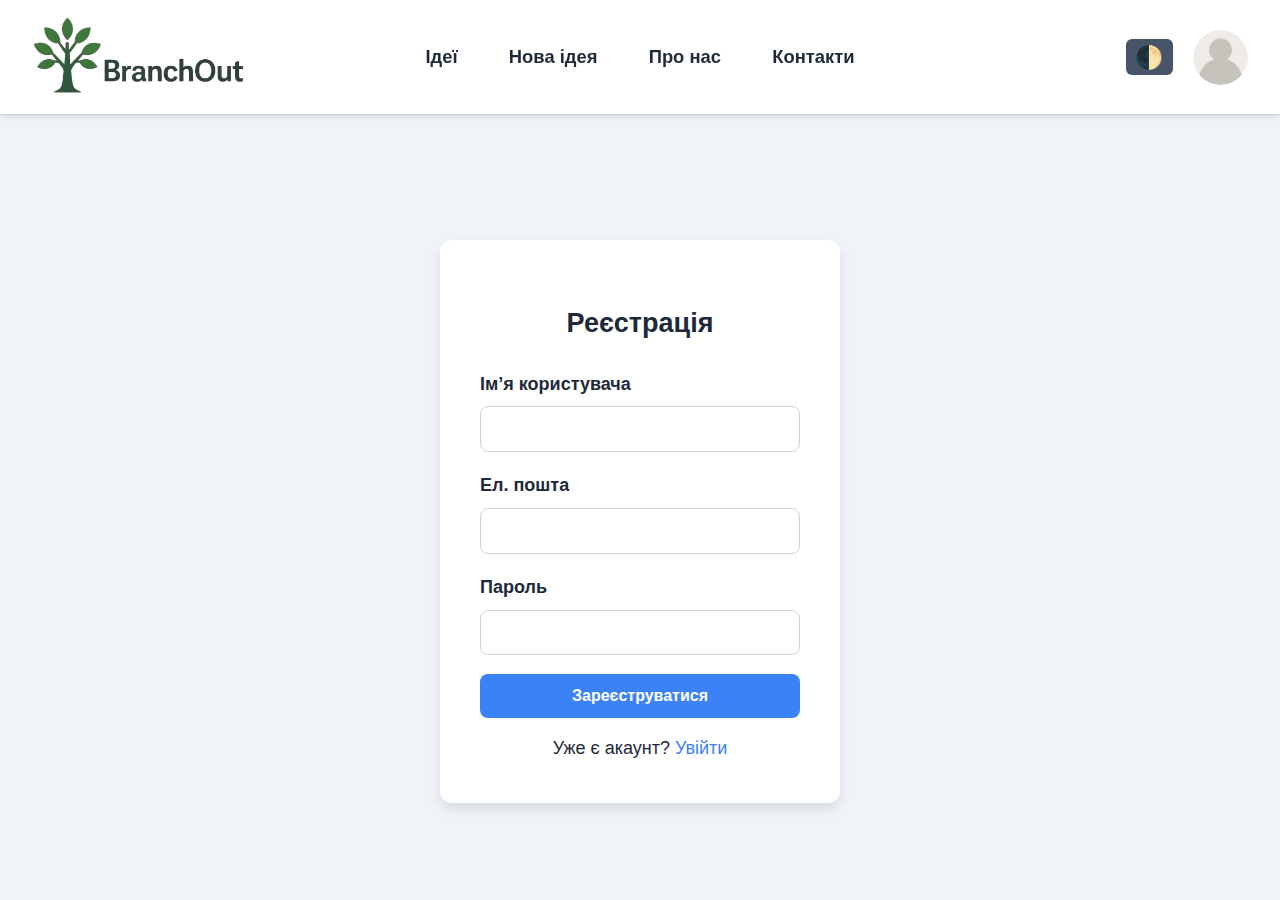
<file: Hakaton/register.html>
<!DOCTYPE html>
<html lang="uk">
<head>
  <meta charset="UTF-8" />
  <title>Реєстрація — Книга незавершених ідей</title>
  <meta name="viewport" content="width=device-width, initial-scale=1.0" />
  <link rel="stylesheet" href="./header.css" />
  <style>
    * {
      box-sizing: border-box;
    }

    body {
      font-family: 'Segoe UI', Tahoma, Geneva, Verdana, sans-serif;
      background: #f0f4f8;
      color: #1e293b;
      margin: 0;
      padding: 6rem 3rem 3rem 3rem;
      transition: background-color 0.5s ease, color 0.5s ease;
      font-size: 18px;
      /* збільшений базовий шрифт */
      line-height: 1.6;
    }

    body.dark {
      background: #0f172a;
      color: #f1f5f9;
    }

    /* Основна частина */
    .auth-box {
      background: #ffffff;
      max-width: 400px;
      margin: 9rem auto 3rem;
      padding: 2.5rem;
      border-radius: 12px;
      box-shadow: 0 6px 12px rgba(0, 0, 0, 0.1);
      transition: background-color 0.5s ease, color 0.5s ease;
    }

    body.dark .auth-box {
      background-color: #1e293b;
      color: #f1f5f9;
    }

    h2 {
      text-align: center;
      margin-bottom: 1.5rem;
    }

    label {
      display: block;
      margin-bottom: 0.5rem;
      font-weight: 600;
    }

    input {
      width: 100%;
      padding: 0.8rem;
      margin-bottom: 1.2rem;
      border-radius: 8px;
      border: 1.5px solid #cbd5e1;
      font-size: 1rem;
      transition: background-color 0.5s ease, color 0.5s ease;
    }

    body.dark input {
      background-color: #334155;
      color: #f1f5f9;
      border-color: #475569;
    }

    button[type="submit"] {
      width: 100%;
      background-color: #3b82f6;
      color: white;
      border: none;
      padding: 0.8rem;
      border-radius: 8px;
      font-size: 1rem;
      font-weight: 600;
      cursor: pointer;
      transition: background-color 0.3s ease;
    }

    button[type="submit"]:hover {
      background-color: #2563eb;
    }

    .link {
      text-align: center;
      margin-top: 1rem;
    }

    .link a {
      color: #3b82f6;
      text-decoration: none;
    }

    body.dark .link a {
      color: #60a5fa;
    }
  </style>
</head>
<body>

  <header>
    <div class="logo-container">
      <div class="min-div">
        <a href="index.html">
          <img src="img/IMG_3148-removebg-preview.png" alt="Логотип" />
        </a>
      </div>
      <nav class="nav-links">
        <a href="ideas.html">Ідеї</a>
        <a href="create.html">Нова ідея</a>
        <a href="about.html">Про нас</a>
        <a href="contacts.html">Контакти</a>
      </nav>
      <div class="min-div">
        <button class="theme-toggle" onclick="toggleTheme()" title="Змінити тему">🌓</button>
        <a href="./login.html" class="profile-icon" title="Профіль" aria-label="Профіль">
          <img src="img/user.png" alt="Профіль" />
        </a>
      </div>
    </div>
  </header>

  <div class="auth-box">
    <h2>Реєстрація</h2>
    <form>
      <label for="username">Ім’я користувача</label>
      <input type="text" id="username" required />

      <label for="email">Ел. пошта</label>
      <input type="email" id="email" required />

      <label for="password">Пароль</label>
      <input type="password" id="password" required />

      <button type="submit">Зареєструватися</button>
    </form>
    <div class="link">
      Уже є акаунт? <a href="login.html">Увійти</a>
    </div>
  </div>

  <script>
    function toggleTheme() {
      document.body.classList.toggle("dark");
      localStorage.setItem("theme", document.body.classList.contains("dark") ? "dark" : "light");
    }

    window.onload = () => {
      const theme = localStorage.getItem("theme");
      if (theme === "dark") {
        document.body.classList.add("dark");
      }
    };
  </script>
</body>
</html>
</file>
<file: Hakaton/header.css>
* {
      box-sizing: border-box;
    }

    body {
      font-family: 'Segoe UI', Tahoma, Geneva, Verdana, sans-serif;
      background: #f0f4f8;
      color: #1e293b;
      margin: 0;
      padding: 6rem 3rem 3rem 3rem;
      transition: background-color 0.5s ease, color 0.5s ease;
      font-size: 18px;
      /* збільшений базовий шрифт */
      line-height: 1.6;
    }

    body.dark {
      background: #0f172a;
      color: #f1f5f9;
    }

    .logo-container {
      position: fixed;
      top: 0;
      left: 0;
      width: 100%;
      background: #fff;
      border-bottom: 1px solid #cbd5e1;
      padding: 1rem 2rem;
      box-shadow: 0 2px 5px rgba(0, 0, 0, 0.1);
      z-index: 1000;
      display: flex;
      align-items: center;
      transition: background-color 0.5s ease, border-color 0.5s ease, box-shadow 0.5s ease;
      gap: 2rem;

 
    }

    .logo-container .min-div {
      min-width: 220px;
      display: flex;
      justify-content: flex-end;
    }

    body.dark .logo-container {
      background: #0f172a;
      border-color: #475569;
      box-shadow: 0 2px 5px rgba(0, 0, 0, 0.6);
    }

    .logo-container img {
      max-width: 220px;
      height: auto;
      display: block;
    }

    .nav-links {
      display: flex;
      flex-wrap: wrap;
      gap: 2rem;
      margin: 0 auto;
      align-items: center;
      justify-content: center;
      font-size: 1.15rem;
      /* більший шрифт меню */
    }

    .nav-links a {
      text-decoration: none;
      color: #1e293b;
      font-weight: 600;
      transition: color 0.3s ease;
      padding: 0.3rem 0.6rem;
      border-radius: 6px;
      user-select: none;
    }

    .nav-links a:hover {
      color: #3b82f6;
      background-color: #e0e7ff;
    }

    .activ {
      color: #3b82f6 !important;
      font-weight: 700 !important;
      text-decoration: underline !important;
    }

    body.dark .nav-links a {
      color: #f1f5f9;
    }

    body.dark .nav-links a:hover {
      color: #60a5fa;
      background-color: #1e40af33;
    }

    /* ====================== */

      .theme-toggle {
      top: 1.8rem;
      right: 1.5rem;
      z-index: 1100;
      background-color: #64748b;
      color: white;
      border: none;
      padding: 0.6rem 1.2rem;
      border-radius: 8px;
      cursor: pointer;
      font-size: 1rem; /* збільшений шрифт кнопки */
      transition: background-color 0.3s ease;
    }
    
    .theme-toggle {
      background-color: #475569 !important;
    }

    .theme-toggle {
      background: transparent;
      border: none;
      font-size: 1.4rem;
      cursor: pointer;
      padding: 0.3rem 0.6rem;
      border-radius: 6px;
      transition: background-color 0.3s ease;
      margin: auto 0 auto auto;
    }
    
    .theme-toggle:hover {
      background-color: #e0e7ff;
    }
    
    body.dark .theme-toggle:hover {
      background-color: #1e40af33;
    }

    /* ======================================= */

    .logo-container {
  position: fixed;
  top: 0;
  left: 0;
  width: 100%;
  background: #fff;
  border-bottom: 1px solid #cbd5e1;
  padding: 1rem 2rem;
  box-shadow: 0 2px 5px rgba(0, 0, 0, 0.1);
  z-index: 1000;
  display: flex;
  align-items: center;
  gap: 2rem;
}

.nav-wrapper {
  display: flex;
  flex: 1;
  justify-content: space-between;
  align-items: center;
}

.nav-center {
  position: absolute;
  left: 50%;
  transform: translateX(-50%);
}

.nav-links {
  display: flex;
  gap: 1.5rem;
  align-items: center;
}

.nav-right {
  display: flex;
  gap: 1.2rem;
  align-items: center;
}


.profile-icon img {
  display: flex;
  align-items: center;
  justify-content: center;
  width: 55px;
  height: 55px;
  border-radius: 50%;
  padding: 0;
  color: #1e293b;
  transition: background-color 0.3s ease, color 0.3s ease;
  cursor: pointer;
  margin-left: 20px;
}



body.dark .profile-icon {
  color: #f1f5f9;
}

body.dark .profile-icon:hover {
  background-color: #1e40af33;
  color: #60a5fa;
}

    .nav-links {
      display: flex;
      flex-wrap: wrap;
      gap: 2rem;
      margin: 0 auto;
      align-items: center;
      justify-content: center;
      font-size: 1.15rem;
      /* більший шрифт меню */
    }

    .nav-links a {
      text-decoration: none;
      color: #1e293b;
      font-weight: 600;
      transition: color 0.3s ease;
      padding: 0.3rem 0.6rem;
      border-radius: 6px;
      user-select: none;
    }

    .nav-links a:hover {
      color: #3b82f6;
      background-color: #e0e7ff;
    }

    body.dark .nav-links a {
      color: #f1f5f9;
    }

    body.dark .nav-links a:hover {
      color: #60a5fa;
      background-color: #1e40af33;
    }
</file>
